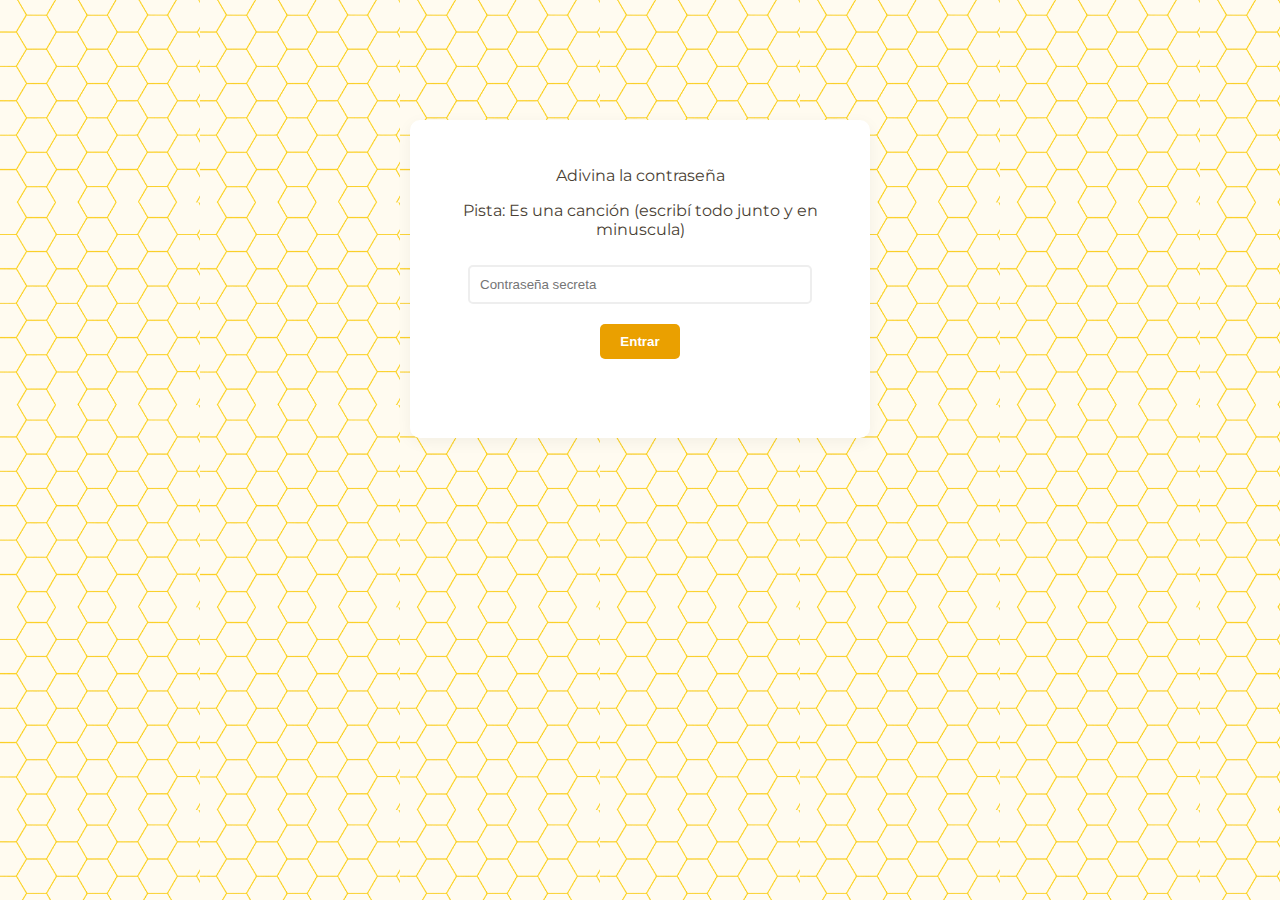
<file: index.html>
<!DOCTYPE html>
<html lang="en">
<head>
    <meta charset="UTF-8">
    <meta name="viewport" content="width=device-width, initial-scale=1.0">
    <title>Feliz cumple</title>
    <link rel="stylesheet" href="style.css">
</head>
<body>
    <div class="login-container">
        <p>Adivina la contraseña</p>
        <p>Pista: Es una canción (escribí todo junto y en minuscula)</p>
        <input type="password" id="passwordInput" placeholder="Contraseña secreta">
        <button id="login-button">Entrar</button>
        <p id="error-message" class="error"></p>
    </div>
    <script src="login.js"></script>
</body>
</html>
</file>
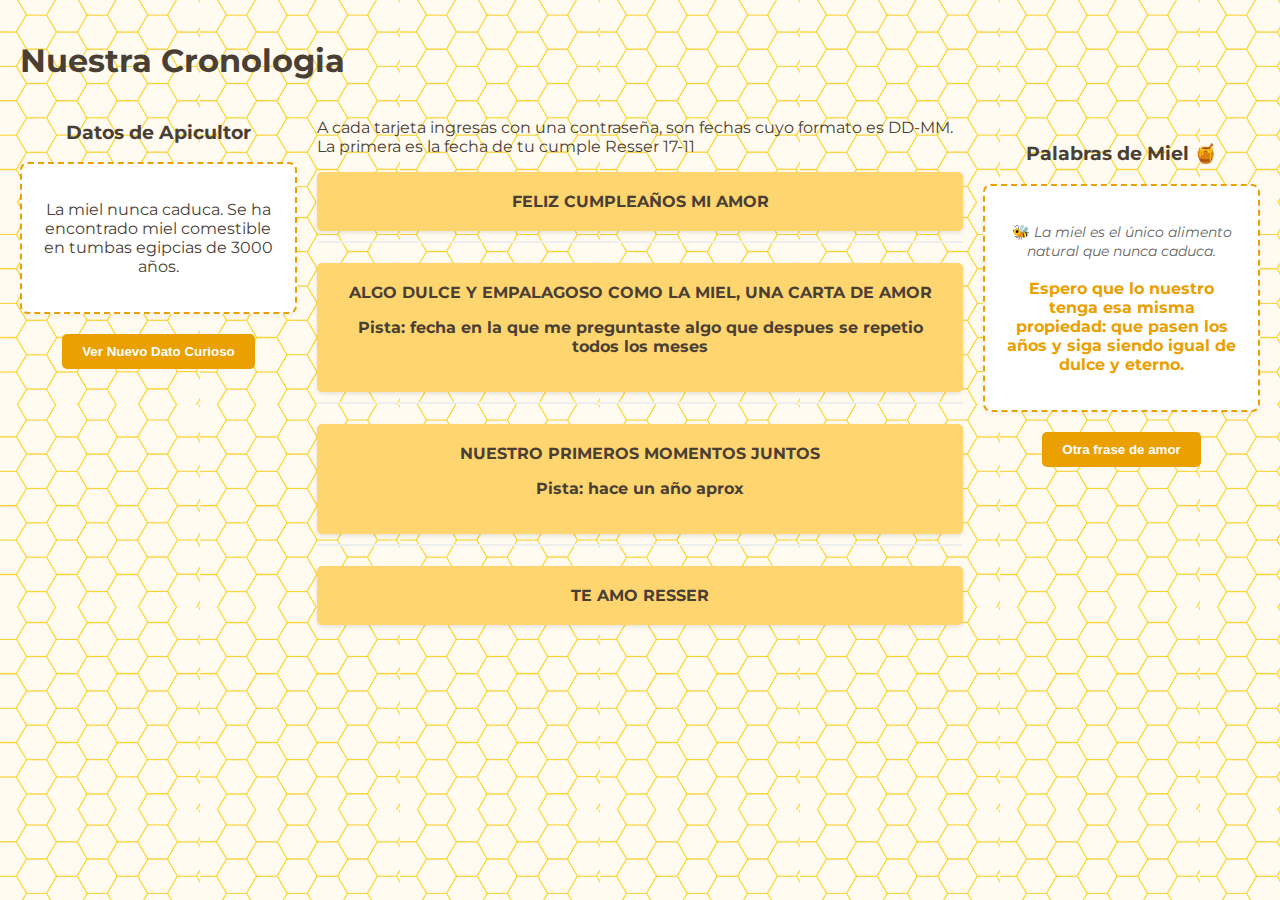
<file: home.html>
<!DOCTYPE html>
<html lang="en">
    
<head>
    <meta charset="UTF-8">
    <meta name="viewport" content="width=device-width, initial-scale=1.0">
    <title>Nuestra historia deaa</title>
    <link rel="stylesheet" href="style.css">
</head>
<body>
    <header>
        <h1>Nuestra Cronologia</h1>
    </header>

    <main>
        <aside class="datos-curiosos">
            <h3> Datos de Apicultor</h3>
            <div class="card">
                <p id="dato-texto">Cangando dato...</p>
            </div>
            <button id="otro-dato-btn">Ver Nuevo Dato Curioso</button>
        </aside>
        
        <section class="timeline">
            <div class="separador">
                <p>A cada tarjeta ingresas con una contraseña, son fechas cuyo formato es DD-MM. La primera es la fecha de tu cumple Resser 17-11</p>
            </div>
            <div class="timeline-item">
                <div class="timeline-sobre" id="sobre-1">
                    FELIZ CUMPLEAÑOS MI AMOR
                </div>
                <div class="timeline-contenido" id="contenido-1">
                    <h4>¡Feliz Cumpleaños!</h4>
                    <p>Weno como estamos a la distancia es dificil darte un regalo o al menos darte un beso asique me invente esta manera para regalarte algo y no pasar tu cumple por desapersivido.</p>
                </div>
            </div>
            <div class="timeline-item">
                <div class="timeline-sobre" id="sobre-2">
                    ALGO DULCE Y EMPALAGOSO COMO LA MIEL, UNA CARTA DE AMOR
                    <p>Pista: fecha en la que me preguntaste algo que despues se repetio todos los meses</p>
                </div>
                <div class="timeline-contenido" id="contenido-2">
                    <h4>La Dulzura de la Miel</h4>
                    <p>La miel no solo es deliciosa, sino que también tiene propiedades medicinales. Desde tiempos antiguos, se ha utilizado para tratar heridas y enfermedades.</p>
                    <p>Bueno muy cornudo todo esto pero nada tu amor es asi como la miel para mi, (seguro lees esto y te reis de lo cornuda pero weno jaja)</p>
                    <p>Antes se mandaban cartas en papel y ahora te la mando asi. La verdad no soy muy buena para esto y se que sabes todo lo que siento por vos. Mas alla de las palabras vale lo que somos como personas y valoro mucho lo que sos y cada detalle que tenes hacia mi, por hacerme sentir comoda y amada siempre </p>
                </div>
            </div>
            <div class="timeline-item">
                <div class="timeline-sobre" id="sobre-3">
                    NUESTRO PRIMEROS MOMENTOS JUNTOS
                    <p>Pista: hace un año aprox </p>
                </div>
                <div class="timeline-contenido" id="contenido-3">
                    <img src="primerfotp.jpg" alt="Nuestra primera foto juntos" class="imagen">
                    </div>
            </div>
            <div class="timeline-item">
                <div class="timeline-sobre" id="sobre-4">
                    TE AMO RESSER 
                </div>
            </div>
        </section>
        <aside class="datos-curiosos">
            <div class="separador" style="margin-top: 40px;"></div> <h3>Palabras de Miel 🍯</h3>
            <div class="card" id="metafora-card">
                <p id="metafora-texto">Buscando inspiración...</p>
            </div>
            <button id="otra-metafora-btn">Otra frase de amor</button>
            
            </aside>
    </main>
    <script src="home.js"></script>
</body>
</html>
</file>
<file: style.css>
/* Importar fuentes bonitas (opcional, pero recomendado) */
@import url('https://fonts.googleapis.com/css2?family=Dancing+Script:wght@700&family=Montserrat:wght@400;700&display=swap');

body {
    font-family: 'Montserrat', sans-serif;
    color: #4A3F35; /* Marrón oscuro */
    margin: 0;
    padding: 20px;
    background-color: #FFFBF0;
    background-image:url('panal.png');
    background-repeat: repeat;
    background-size: 200px;
}


/* --- Estilos del Login (index.html) --- */
.login-container {
    max-width: 400px;
    margin: 100px auto;
    padding: 30px;
    background-color: #FFFFFF;
    border-radius: 10px;
    box-shadow: 0 4px 15px rgba(0,0,0,0.05);
    text-align: center;
}

h2 {
    font-family: 'Dancing Script', cursive; 
    color: #EAA000; /* Color miel */
    font-size: 2.5em;
}

input[type="password"] {
    width: 80%;
    padding: 10px;
    margin-top: 10px;
    border: 2px solid #EEE;
    border-radius: 5px;
}

button {
    background-color: #EAA000; /* Color miel */
    color: white;
    padding: 10px 20px;
    border: none;
    border-radius: 5px;
    cursor: pointer;
    font-weight: bold;
    margin-top: 20px;
}

button:hover {
    background-color: #c78500;
}

.error {
    color: red;
    font-size: 0.9em;
    height: 20px; /* Para que no mueva el layout */
}


/* --- Estilos de la Home (home.html) --- */
main {
    display: flex; /* Ponemos la timeline y los datos uno al lado del otro */
    gap: 20px;
}

.timeline {
    width: 70%;
}

.datos-curiosos {
    width: 30%;
    text-align: center;
}
.imagen {
    max-width: 100%;
    height: auto;
    display: block;
    margin: 15px auto;
    border-radius: 10px;
    box-shadow: 0 4px 10px rgba(0,0,0,0.1);
}

/* Estilo de la tarjeta de datos */
.card {
    background-color: #FFFFFF;
    border: 2px dashed #EAA000; /* Borde punteado */
    border-radius: 8px;
    padding: 20px;
    box-shadow: 0 2px 5px rgba(0,0,0,0.05);
}

/* Estilo de la Línea de Tiempo */
.timeline-item {
    margin-bottom: 20px;
}

.timeline-sobre {
    background-color: #FFD56F; /* Amarillo miel más suave */
    padding: 20px;
    border-radius: 5px;
    cursor: pointer; /* Indica que se puede hacer clic */
    font-weight: bold;
    text-align: center;
    box-shadow: 0 2px 4px rgba(0,0,0,0.1);
}

.timeline-sobre:hover {
    transform: scale(1.02); /* Efecto sutil */
    transition: transform 0.2s;
}

/* MUY IMPORTANTE: Ocultamos el contenido por defecto */
.timeline-contenido {
    max-height: 0;
    overflow: hidden; /* Oculta el contenido que se desborda */
    
    /* ¡La magia de la transición! */
    transition: max-height 0.7s ease-out; /* Duración y efecto */

    /* Dejamos los otros estilos que ya tenías */
    background-color: #fff;
    padding-top: 0; /* Ajustamos padding para la animación */
    padding-bottom: 0;
    margin-top: 10px;
    border-radius: 5px;
    border: 1px solid #EEE;
}

/* Se 'activa' con JS */
.timeline-contenido.abierto {
    max-height: 500px; /* Dale una altura suficiente para tu contenido */
    /* Ajustamos el padding para cuando esté abierto */
    padding-top: 20px; 
    padding-bottom: 20px;
    overflow: auto;
}
@keyframes shake {
  0% { transform: translateX(0); }
  25% { transform: translateX(-5px); }
  50% { transform: translateX(5px); }
  75% { transform: translateX(-5px); }
  100% { transform: translateX(0); }
}

/* La clase que aplicaremos con JS */
.shake {
  animation: shake 0.3s ease-in-out;
}

@media (max-width: 768px) {
  
  /* 1. Hacemos que el contenedor principal ponga los 
     elementos uno ENCIMA del otro, en lugar de uno AL LADO */
  main {
    flex-direction: column;
  }

  /* 2. Hacemos que ambas "columnas" ahora ocupen 
     el 100% del ancho, para que se lean bien */
  .timeline,
  .datos-curiosos {
    width: 100%;
    
    /* (Opcional) Añadimos un poco de margen 
       para que no queden pegados */
    margin-bottom: 20px;
  }
}
.timeline-contenido::-webkit-scrollbar {
    width: 8px;
}

/* El "carril" de fondo */
.timeline-contenido::-webkit-scrollbar-track {
    background: #f1f1f1; 
    border-radius: 4px;
}

/* La barra en sí (el pulgar) */
.timeline-contenido::-webkit-scrollbar-thumb {
    background: #EAA000; /* Color Miel */
    border-radius: 4px;
}

/* Efecto al pasar el mouse */
.timeline-contenido::-webkit-scrollbar-thumb:hover {
    background: #c78500; 
}
</file>
